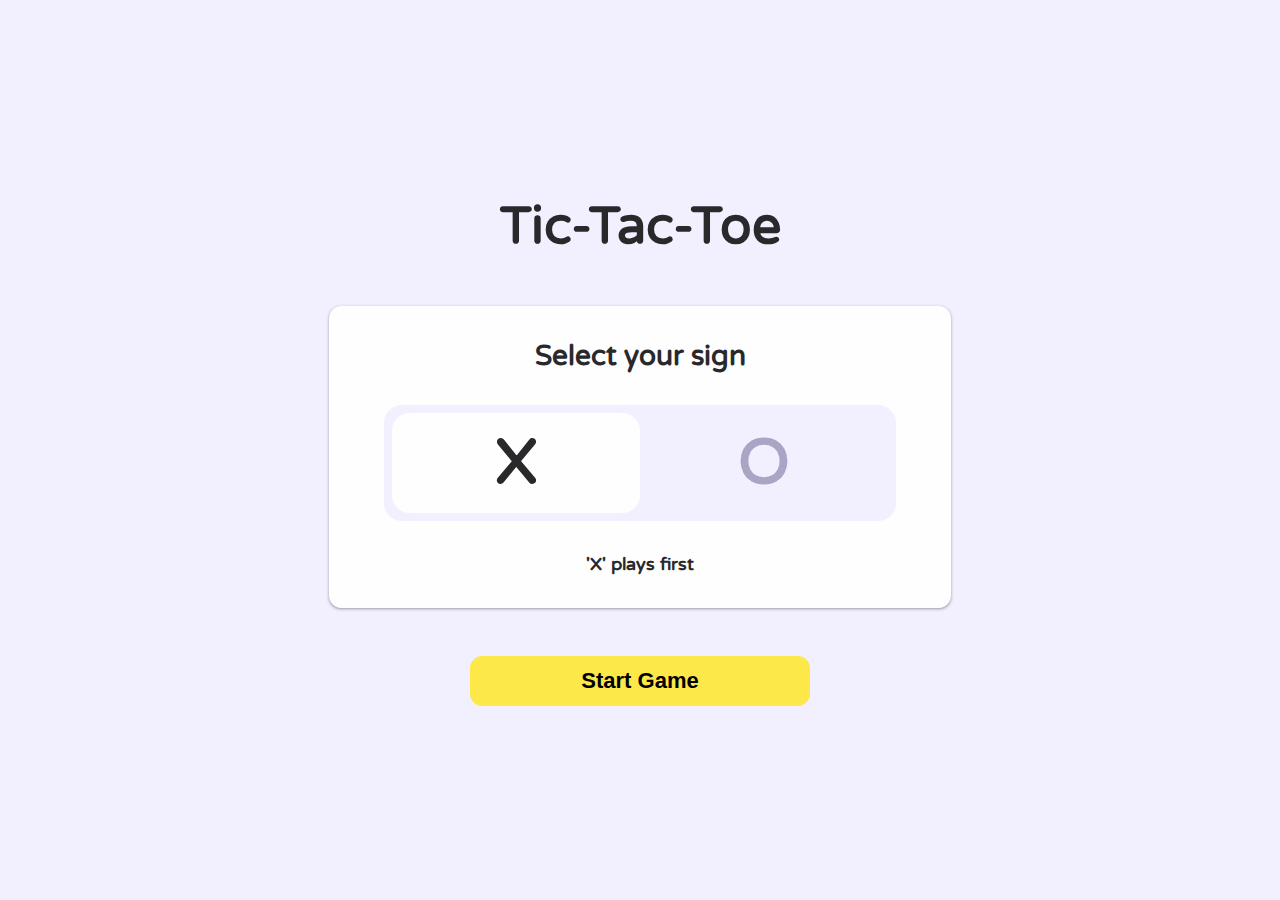
<file: index.html>
<!DOCTYPE html>
<html lang="en">
    <head>
        <meta charset="UTF-8" />
        <meta name="viewport" content="width=device-width, initial-scale=1.0" />
        <title>Tic-Tac-Toe</title>

        <link rel="stylesheet" href="./styles.css" />
        <script src="./script.js" defer></script>

        <link rel="preconnect" href="https://fonts.googleapis.com" />
        <link rel="preconnect" href="https://fonts.gstatic.com" crossorigin />
        <link
            href="https://fonts.googleapis.com/css2?family=Varela+Round&display=swap"
            rel="stylesheet"
        />

    </head>
    <body>
        <h1>Tic-Tac-Toe</h1>
        <div class="card">
            <h2>Select your sign</h2>
            <div class="sign-container">
                <div id="x-container" class="mark-container active">X</div>
                <div id="y-container" class="mark-container">O</div>
            </div>
            <h3>'X' plays first</h3>
        </div>
        <button class="start-btn">Start Game</button> 
    </body>
</html>
</file>
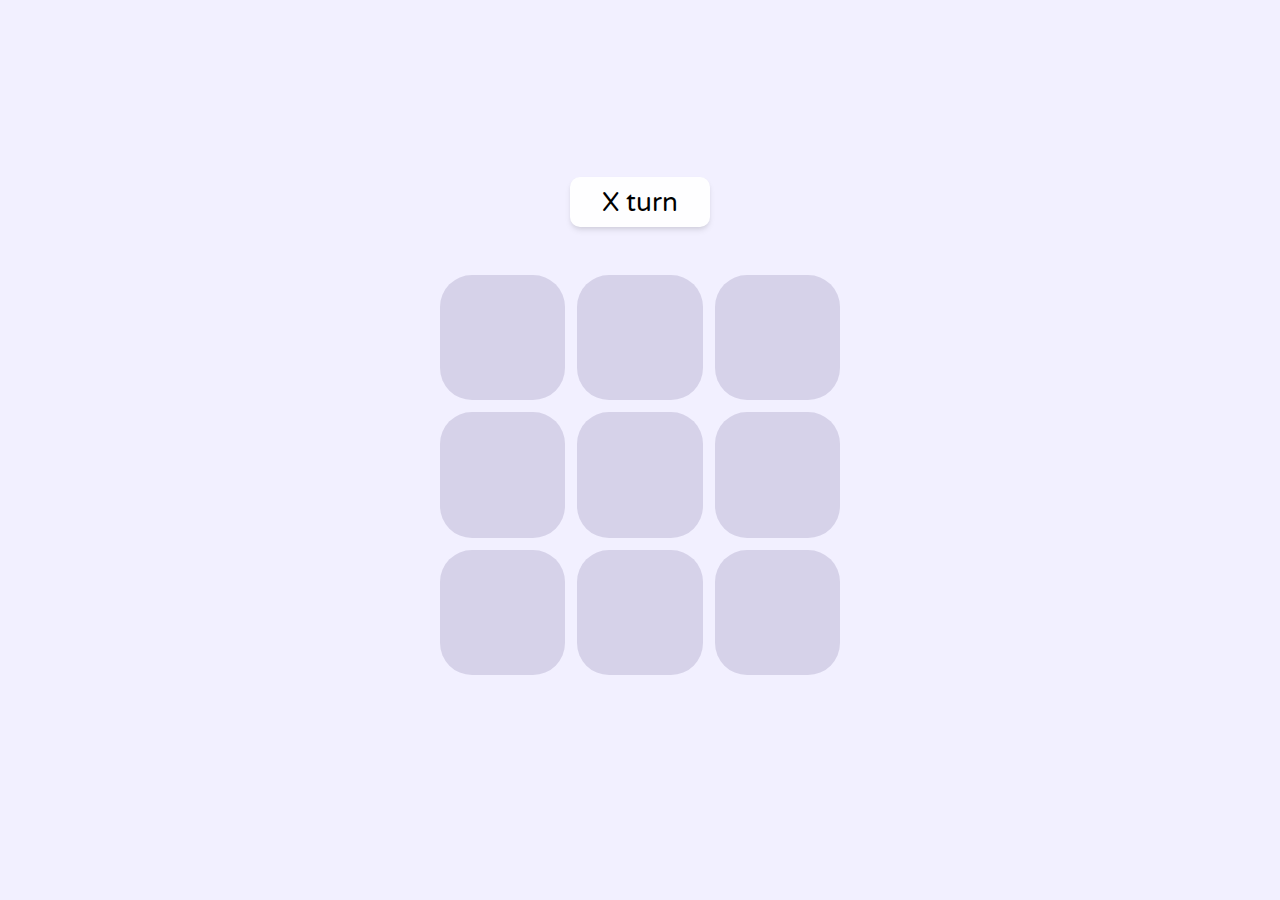
<file: html/game.html>
<!DOCTYPE html>
<html lang="en">
    <head>
        <meta charset="UTF-8" />
        <meta name="viewport" content="width=device-width, initial-scale=1.0" />
        <title>Tic-Tac-Toe</title>

        <link rel="stylesheet" href="../css/game-style.css" />
        <script src="../js/game-script.js" defer></script>

        <link rel="preconnect" href="https://fonts.googleapis.com" />
        <link rel="preconnect" href="https://fonts.gstatic.com" crossorigin />
        <link
            href="https://fonts.googleapis.com/css2?family=Varela+Round&display=swap"
            rel="stylesheet"
        />

    </head>
    <body>
        <div class="turn-container"><span class="turn">X</span>&nbspturn</div>
        <div class="board">
            <div class="grid">
                <div class="tile" data-pos="0"></div>
                <div class="tile" data-pos="1"></div>
                <div class="tile" data-pos="2"></div>
                <div class="tile" data-pos="3"></div>
                <div class="tile" data-pos="4"></div>
                <div class="tile" data-pos="5"></div>
                <div class="tile" data-pos="6"></div>
                <div class="tile" data-pos="7"></div>
                <div class="tile" data-pos="8"></div>
            </div>
        </div>
        <div class="history-cards"></div>
    </body>
</html>
</file>
<file: styles.css>
:root {
    --bg: #f2f0ff;
    --secondary-bg: #fefeff;

    --primary-text: rgb(41, 41, 44);
    --card-text: #aaa5c5;
    --card-text-seconary: #aaa5c576;

    --btn: #fde849;
}

* {
    margin: 0px;
    padding: 0px;
}

body {
    background-color: var(--bg);

    display: flex;
    flex-direction: column;
    justify-content: center;
    align-items: center;
    gap: 48px;

    height: 100vh;

    font-family: 'Varela Round', sans-serif;
}

h1 {
    color: var(--primary-text);
    font-size: 52px;
}

.card {
    background-color: var(--secondary-bg);

    height: 300px;
    width: 620px;

    border: 1px solid var(--secondary-bg);
    border-radius: 12px;

    display: flex;
    flex-direction: column;
    justify-content: space-evenly;
    align-items: center;

    box-shadow: rgba(60, 64, 67, 0.3) 0px 1px 2px 0px, rgba(60, 64, 67, 0.15) 0px 1px 3px 1px;
    
}

.card > h2 {
    color: var(--primary-text);
    font-size: 28px;
}

.card > h3 {
    color: var(--primary-text);
    font-size: 18px;
}

.sign-container {
    height: 100px;
    width: 80%;
    padding: 8px;

    display: flex;

    background-color: var(--bg);
    border-radius: 18px;

}

.mark-container {
    height: 100%;
    width: 50%;

    background-color: var(--bg);
    border-radius: 18px;

    display: flex;
    justify-content: center;
    align-items: center;

    font-weight: 900;
    font-size: 64px;
    color: var(--card-text);
    user-select: none;
    
}

.mark-container:hover {
    cursor: pointer;
}

.mark-container.active {
    background-color: var(--secondary-bg);
    color: var(--primary-text);
    animation: 0.1s ease-in-out growIn;
}

@keyframes growIn {
    0% {
        scale: 1;
    }
    50% {
        scale: 1.2;
    }
    100% {
        scale: 1;
    }
}

.start-btn {
    width: 340px;
    height: 50px;

    background-color: var(--btn);
    border: 1px solid var(--btn);
    border-radius: 12px;

    font-size: 22px;
    font-weight: 600;
}

.start-btn:hover {
    cursor: pointer;
}

.start-btn:active {
    filter: brightness(96%);
}
</file>
<file: css/game-style.css>
:root {
    --bg: #f2f0ff;
    --secondary-bg: #fefeff;

    --primary-text: rgb(41, 41, 44);
    --card-text: #aaa5c5;
    --card-text-seconary: #aaa5c576;

    --btn: #fde849;

    --tile: #d6d2e9;
}

* {
    margin: 0px;
    padding: 0px;
}

body {
    background-color: var(--bg);

    display: flex;
    flex-direction: column;
    align-items: center;
    justify-content: center;

    height: 100vh;
    width: 100vw;

    gap: 48px;

    font-family: 'Varela Round', sans-serif;
}

.board {
    width: 400px;
    aspect-ratio: 1/1
}

.grid {
    width: 100%;
    aspect-ratio: 1/1;
    display: grid;
    grid-template-columns: repeat(3, 1fr);
    grid-template-rows: repeat(3, 1fr);
    gap: 12px;
    
}

.tile {
    background-color: var(--tile);
    width: 100%;
    height: 100%;
    border-radius: 32px;

    display: flex;
    justify-content: center;
    align-items: center;
    
    font-weight: 700;
    font-size: 64px;

}

.tile:hover {
    animation: 0.2s ease-in-out grow;
    scale: 1.1
}

.tile:not(:hover) {
    animation: 0.2s ease-in-out shrink;
    scale: 1
}

@keyframes grow {
    0% {
        scale: 1.0
    }
    100% {
        scale: 1.1
    }
}

@keyframes shrink {
    0% {
        scale: 1.1
    }
    100% {
        scale: 1.0
    }
}

.tile:not(.active):hover {
    cursor: pointer;
}

.turn-container {
    width: 140px;
    height: 50px;

    background-color: var(--secondary-bg);
    border-radius: 10px;

    display: flex;
    align-items: center;
    justify-content: center;

    font-size: 26px;

    box-shadow: rgba(0, 0, 0, 0.1) 0px 4px 6px -1px, rgba(0, 0, 0, 0.06) 0px 2px 4px -1px;
}
</file>
